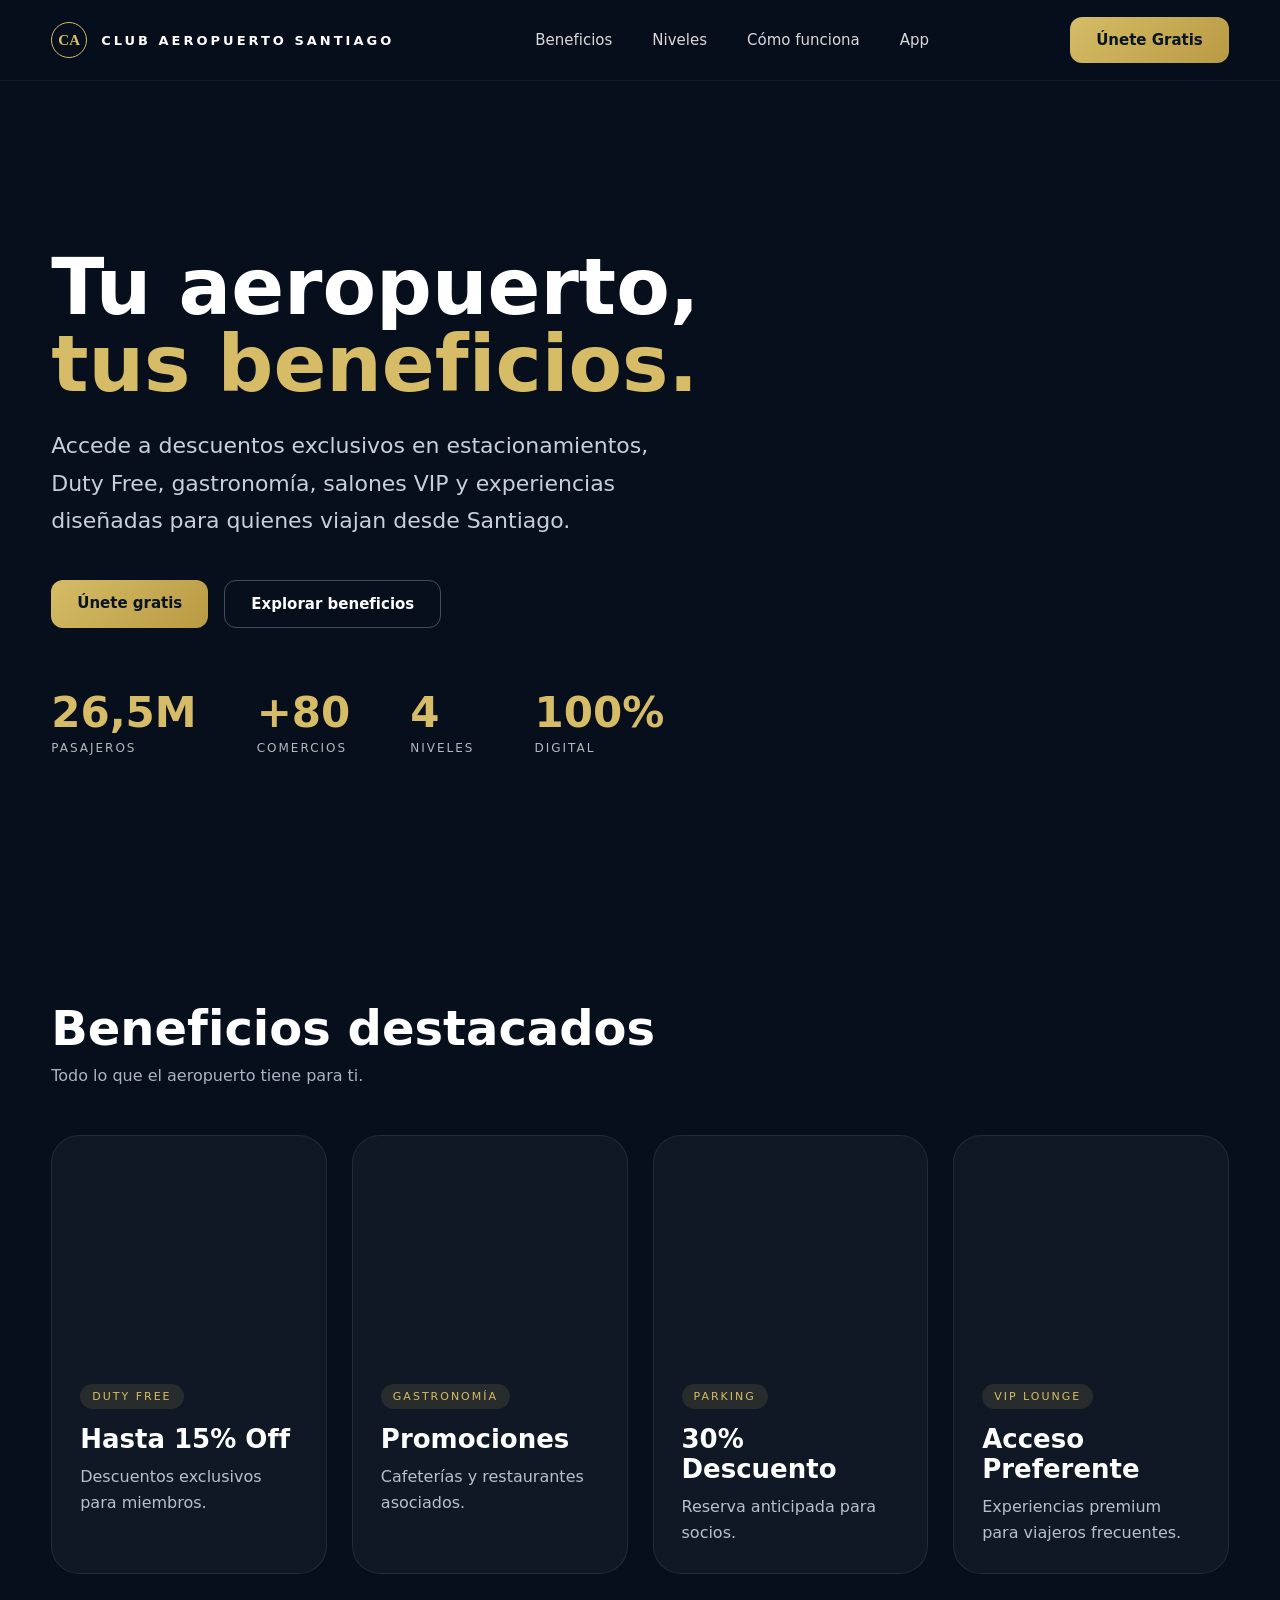
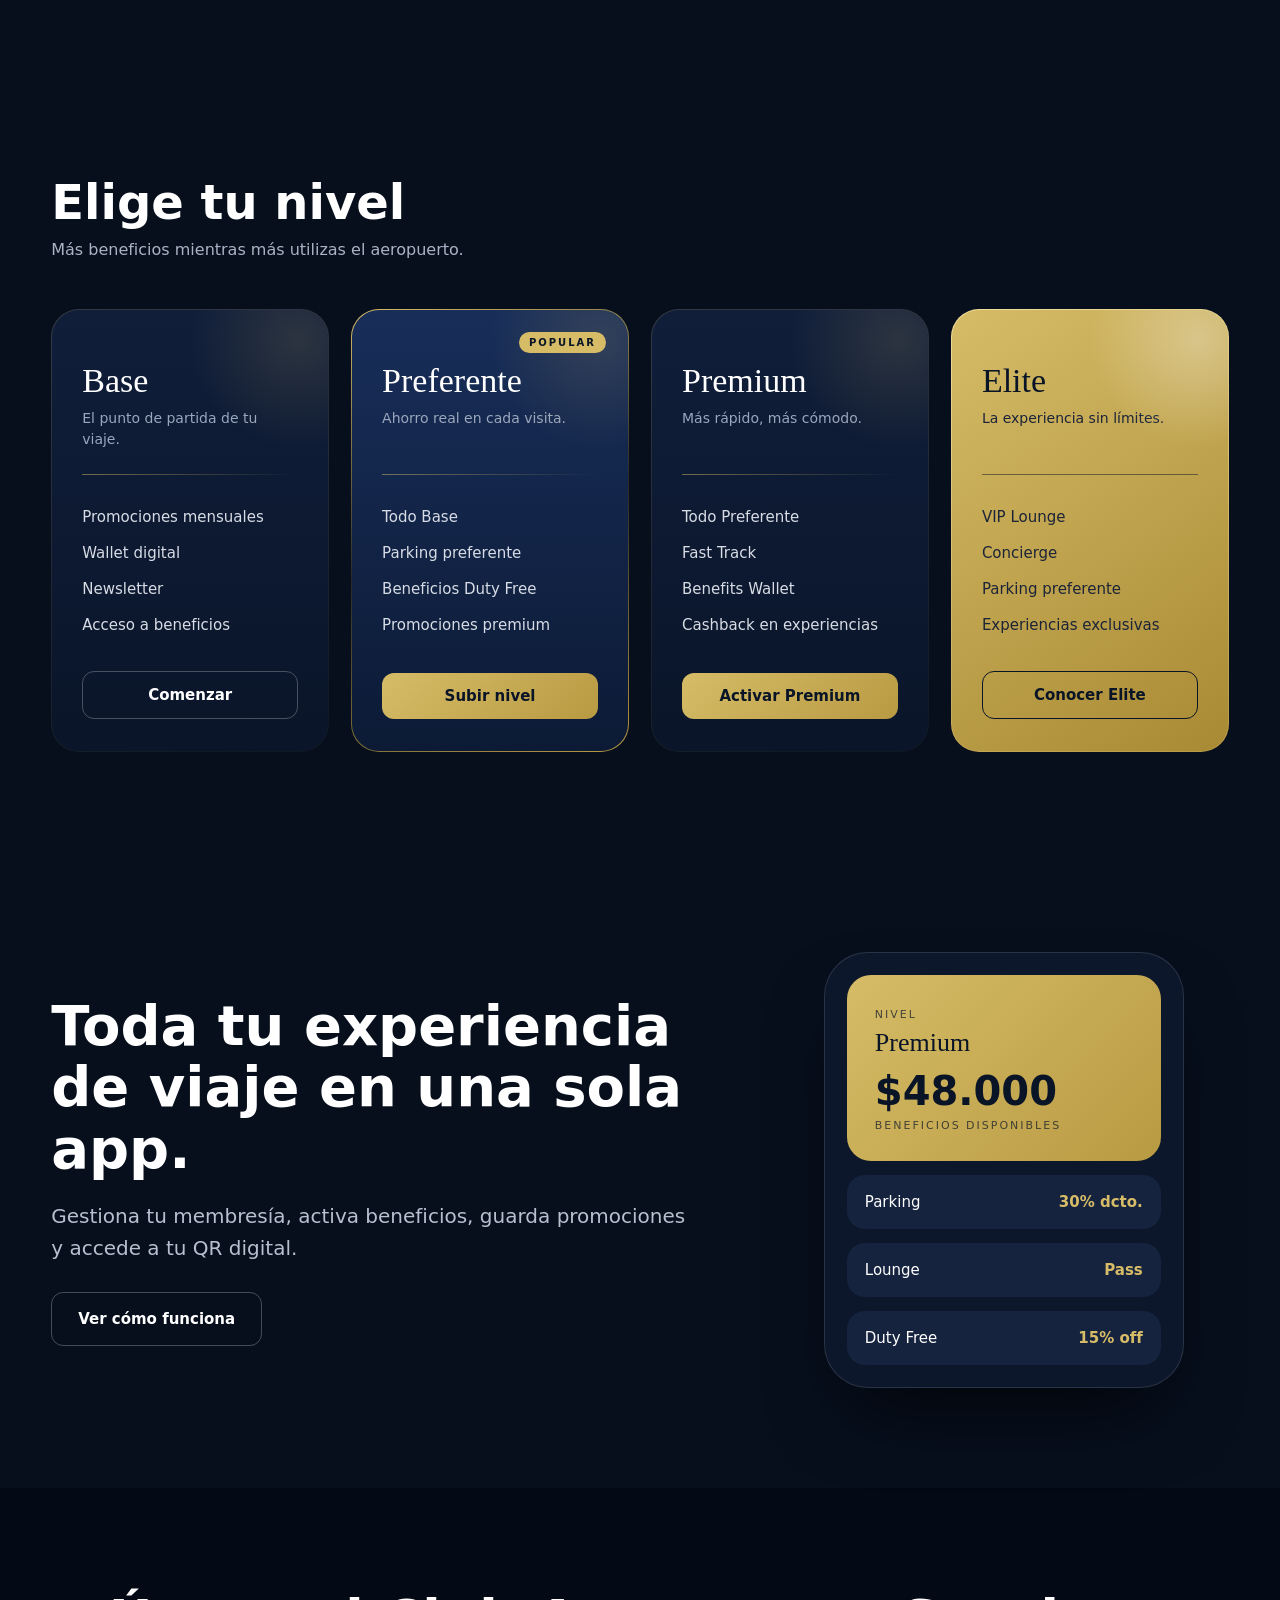
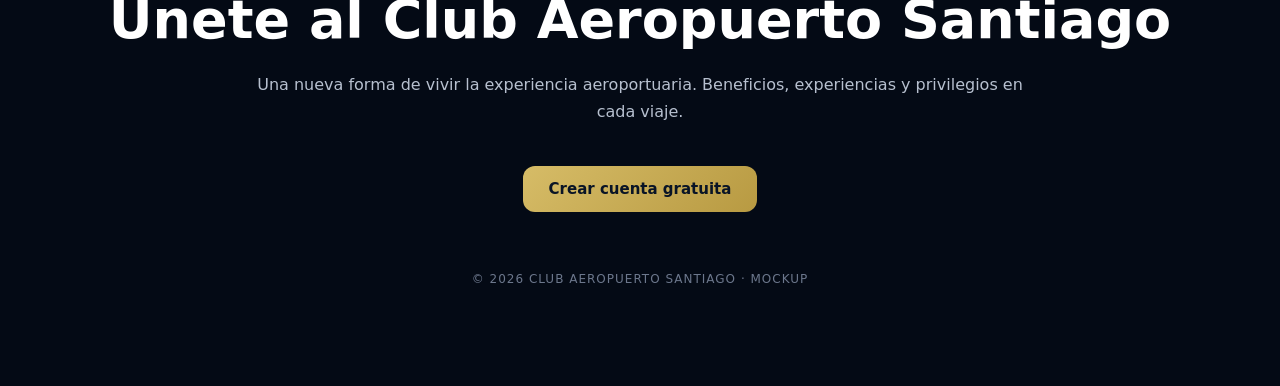
<file: index.html>
<!DOCTYPE html>
<html lang="es">
<head>
<meta charset="UTF-8">
<meta name="viewport" content="width=device-width, initial-scale=1.0">
<title>Club Aeropuerto Santiago</title>
<link rel="stylesheet" href="styles.css">
</head>
<body>

<header>
  <div class="container nav">
    <a class="logo" href="index.html"><span class="logo-mark">CA</span>CLUB AEROPUERTO SANTIAGO</a>
    <nav class="menu" id="menu">
      <a href="beneficios.html">Beneficios</a>
      <a href="#niveles">Niveles</a>
      <a href="como-funciona.html">Cómo funciona</a>
      <a href="#app">App</a>
    </nav>
    <a class="btn btn-primary" href="#unete">Únete Gratis</a>
    <button class="nav-toggle" id="navToggle" aria-label="Menú"><span></span><span></span><span></span></button>
  </div>
</header>

<section class="hero">
  <div class="container">
    <div class="hero-content">
     
      <h1>Tu aeropuerto,<br><span>tus beneficios.</span></h1>
      <p>Accede a descuentos exclusivos en estacionamientos, Duty Free, gastronomía, salones VIP y experiencias diseñadas para quienes viajan desde Santiago.</p>
      <div class="hero-actions">
        <a class="btn btn-primary" href="#unete">Únete gratis</a>
        <a class="btn btn-secondary" href="beneficios.html">Explorar beneficios</a>
      </div>
      <div class="hero-stats">
        <div class="stat"><h3>26,5M</h3><span>PASAJEROS</span></div>
        <div class="stat"><h3>+80</h3><span>COMERCIOS</span></div>
        <div class="stat"><h3>4</h3><span>NIVELES</span></div>
        <div class="stat"><h3>100%</h3><span>DIGITAL</span></div>
      </div>
    </div>
  </div>
</section>

<section class="section" id="beneficios">
  <div class="container">
    <div class="section-title">
      <h2>Beneficios destacados</h2>
      <p class="section-sub">Todo lo que el aeropuerto tiene para ti.</p>
    </div>
    <div class="grid-4">
      <a class="card" href="beneficios.html#duty-free">
        <div class="card-image" style="background-image:url('https://images.unsplash.com/photo-1556740749-887f6717d7e4?q=80&w=1000')"></div>
        <div class="card-body"><span class="tag">DUTY FREE</span><h3>Hasta 15% Off</h3><p>Descuentos exclusivos para miembros.</p></div>
      </a>
      <a class="card" href="beneficios.html#gastronomia">
        <div class="card-image" style="background-image:url('https://images.unsplash.com/photo-1414235077428-338989a2e8c0?q=80&w=1000')"></div>
        <div class="card-body"><span class="tag">GASTRONOMÍA</span><h3>Promociones</h3><p>Cafeterías y restaurantes asociados.</p></div>
      </a>
      <a class="card" href="beneficios.html#parking">
        <div class="card-image" style="background-image:url('https://images.unsplash.com/photo-1506521781263-d8422e82f27a?q=80&w=1000')"></div>
        <div class="card-body"><span class="tag">PARKING</span><h3>30% Descuento</h3><p>Reserva anticipada para socios.</p></div>
      </a>
      <a class="card" href="beneficios.html#vip">
        <div class="card-image" style="background-image:url('https://images.unsplash.com/photo-1540339832862-474599807836?q=80&w=1000')"></div>
        <div class="card-body"><span class="tag">VIP LOUNGE</span><h3>Acceso Preferente</h3><p>Experiencias premium para viajeros frecuentes.</p></div>
      </a>
    </div>
  </div>
</section>

<section class="section" id="niveles">
  <div class="container">
    <div class="section-title">
      <h2>Elige tu nivel</h2>
      <p class="section-sub">Más beneficios mientras más utilizas el aeropuerto.</p>
    </div>
    <div class="tiers">

      <div class="tier"><div class="tier-inner">
       
        <h3>Base</h3>
        <p class="desc">El punto de partida de tu viaje.</p>
        <hr>
        <ul><li>Promociones mensuales</li><li>Wallet digital</li><li>Newsletter</li><li>Acceso a beneficios</li></ul>
        <button class="btn btn-secondary">Comenzar</button>
      </div></div>

      <div class="tier featured"><div class="tier-inner">
        <span class="ribbon">POPULAR</span>
      
        <h3>Preferente</h3>
        <p class="desc">Ahorro real en cada visita.</p>
        <hr>
        <ul><li>Todo Base</li><li>Parking preferente</li><li>Beneficios Duty Free</li><li>Promociones premium</li></ul>
        <button class="btn btn-primary">Subir nivel</button>
      </div></div>

      <div class="tier"><div class="tier-inner">
       
        <h3>Premium</h3>
        <p class="desc">Más rápido, más cómodo.</p>
        <hr>
        <ul><li>Todo Preferente</li><li>Fast Track</li><li>Benefits Wallet</li><li>Cashback en experiencias</li></ul>
        <button class="btn btn-primary">Activar Premium</button>
      </div></div>

      <div class="tier elite"><div class="tier-inner">
     
        <h3>Elite</h3>
        <p class="desc">La experiencia sin límites.</p>
        <hr>
        <ul><li>VIP Lounge</li><li>Concierge</li><li>Parking preferente</li><li>Experiencias exclusivas</li></ul>
        <button class="btn btn-secondary">Conocer Elite</button>
      </div></div>

    </div>
    <div class="tier-dots" id="tierDots" aria-label="Seleccionar nivel"></div>
  </div>
</section>

<section class="section" id="app">
  <div class="container app">
    <div>
      <h2>Toda tu experiencia de viaje en una sola app.</h2>
      <p>Gestiona tu membresía, activa beneficios, guarda promociones y accede a tu QR digital.</p>
      <p style="margin-top:28px"><a class="btn btn-secondary" href="como-funciona.html">Ver cómo funciona</a></p>
    </div>
    <div class="phone">
      <div class="wallet">
        <small>NIVEL</small>
        <h3>Premium</h3>
        <div class="amount">$48.000</div>
        <small>BENEFICIOS DISPONIBLES</small>
      </div>
      <div class="benefit-item"><span>Parking</span><b>30% dcto.</b></div>
      <div class="benefit-item"><span>Lounge</span><b>Pass</b></div>
      <div class="benefit-item"><span>Duty Free</span><b>15% off</b></div>
    </div>
  </div>
</section>

<footer id="unete">
  <div class="container">
    <h2>Únete al Club Aeropuerto Santiago</h2>
    <p>Una nueva forma de vivir la experiencia aeroportuaria. Beneficios, experiencias y privilegios en cada viaje.</p>
    <div class="footer-btn"><button class="btn btn-primary">Crear cuenta gratuita</button></div>
    <div class="copy">© 2026 CLUB AEROPUERTO SANTIAGO · MOCKUP</div>
  </div>
</footer>

<!-- POP UP -->
<aside class="popup" id="popup" role="dialog" aria-labelledby="popupTitle">
  <button class="popup-close" id="popupClose" aria-label="Cerrar">&times;</button>
  <h3 id="popupTitle">Sé recompensado</h3>
  <p>Únete al Club Aeropuerto Santiago y comienza a acumular puntos en casi todo lo que haces en el aeropuerto. Además, recibirás 100 puntos de bienvenida para comenzar tu viaje.</p>
  <a class="btn" href="#unete" id="popupCta"><span>Únete ahora</span><span>&rarr;</span></a>
</aside>

<script>
  // Menú móvil
  const menu = document.getElementById('menu');
  document.getElementById('navToggle').onclick = () => menu.classList.toggle('open');

  // Glow táctil al presionar (también en móviles)
  document.querySelectorAll('.btn').forEach(b => {
    ['pointerdown'].forEach(e => b.addEventListener(e, () => b.classList.add('pressed')));
    ['pointerup','pointerleave','pointercancel'].forEach(e =>
      b.addEventListener(e, () => setTimeout(() => b.classList.remove('pressed'), 250)));
  });

  // Pop up: aparece a los 3 s, se recuerda si se cierra
  const popup = document.getElementById('popup');
  const KEY = 'cas_popup_closed';
  if (!sessionStorage.getItem(KEY)) setTimeout(() => popup.classList.add('show'), 3000);
  const closePopup = () => { popup.classList.remove('show'); sessionStorage.setItem(KEY, '1'); };
  document.getElementById('popupClose').onclick = closePopup;
  document.getElementById('popupCta').onclick = closePopup;

  // Carrusel de niveles (móvil)
  const tiers = document.querySelector('.tiers');
  const tierCards = [...tiers.querySelectorAll('.tier')];
  const dotsBox = document.getElementById('tierDots');
  const mq = window.matchMedia('(max-width:760px)');
  const dots = tierCards.map((card, i) => {
    const d = document.createElement('button');
    d.type = 'button';
    d.setAttribute('aria-label', 'Nivel ' + (i + 1));
    d.onclick = () => {
      const left = card.offsetLeft - (tiers.clientWidth - card.offsetWidth) / 2;
      tiers.scrollTo({ left, behavior: 'smooth' });
    };
    dotsBox.appendChild(d);
    return d;
  });
  function updateTiers() {
    if (!mq.matches) { tierCards.forEach(c => c.classList.remove('active')); dots.forEach(d => d.classList.remove('active')); return; }
    const center = tiers.scrollLeft + tiers.clientWidth / 2;
    let best = 0, dist = Infinity;
    tierCards.forEach((c, i) => {
      const dd = Math.abs(c.offsetLeft + c.offsetWidth / 2 - center);
      if (dd < dist) { dist = dd; best = i; }
    });
    tierCards.forEach((c, i) => c.classList.toggle('active', i === best));
    dots.forEach((d, i) => d.classList.toggle('active', i === best));
  }
  tiers.addEventListener('scroll', () => requestAnimationFrame(updateTiers), { passive: true });
  window.addEventListener('resize', updateTiers);
  updateTiers();
</script>
</body>
</html>
</file>
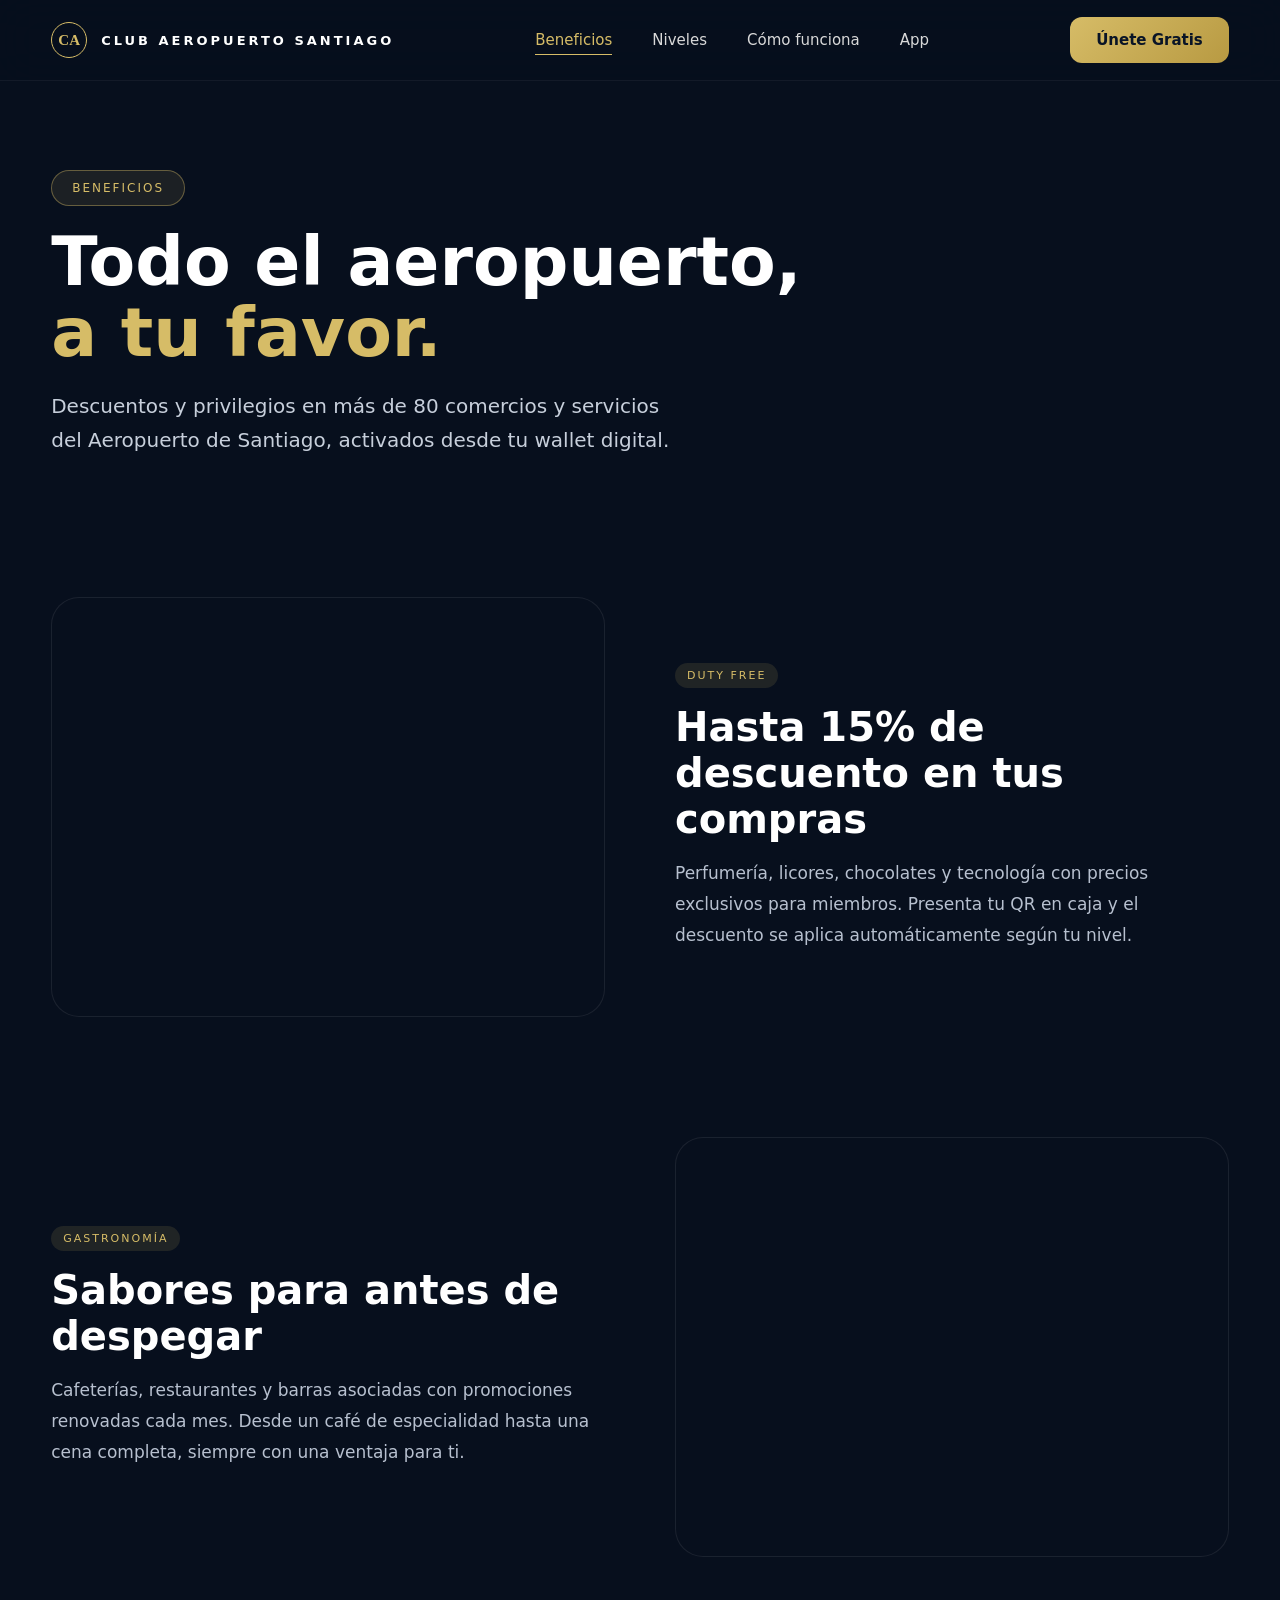
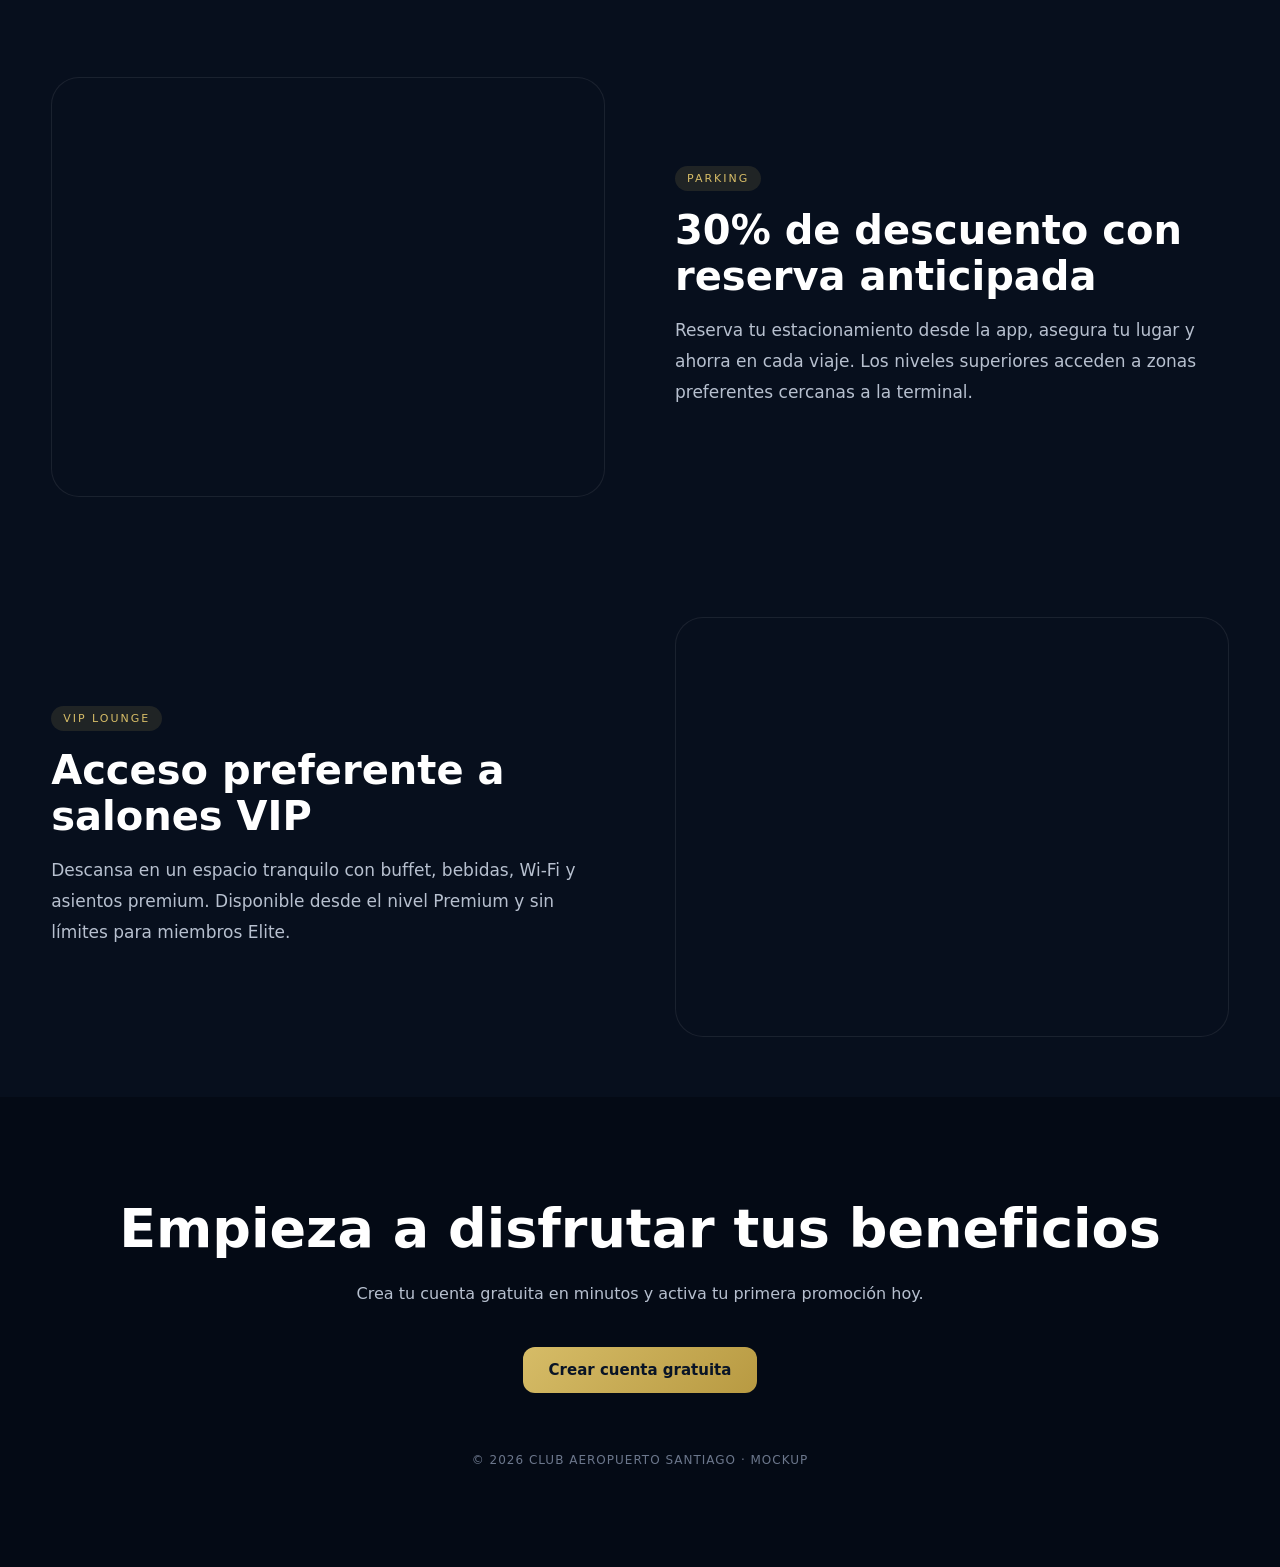
<file: beneficios.html>
<!DOCTYPE html>
<html lang="es">
<head>
<meta charset="UTF-8">
<meta name="viewport" content="width=device-width, initial-scale=1.0">
<title>Beneficios · Club Aeropuerto Santiago</title>
<link rel="stylesheet" href="styles.css">
</head>
<body>
<header>
  <div class="container nav">
    <a class="logo" href="index.html"><span class="logo-mark">CA</span>CLUB AEROPUERTO SANTIAGO</a>
    <nav class="menu" id="menu">
      <a href="beneficios.html" class="active">Beneficios</a>
      <a href="index.html#niveles">Niveles</a>
      <a href="como-funciona.html">Cómo funciona</a>
      <a href="index.html#app">App</a>
    </nav>
    <a class="btn btn-primary" href="index.html#unete">Únete Gratis</a>
    <button class="nav-toggle" id="navToggle" aria-label="Menú"><span></span><span></span><span></span></button>
  </div>
</header>

<section class="page-hero" style="--img:url('https://images.unsplash.com/photo-1436491865332-7a61a109cc05?q=80&w=1800')">
  <div class="container">
    <span class="eyebrow">Beneficios</span>
    <h1>Todo el aeropuerto, <span class="gold">a tu favor.</span></h1>
    <p>Descuentos y privilegios en más de 80 comercios y servicios del Aeropuerto de Santiago, activados desde tu wallet digital.</p>
  </div>
</section>

<div class="container">
  <div class="feature" id="duty-free">
    <div class="feature-img" style="background-image:url('https://images.unsplash.com/photo-1556740749-887f6717d7e4?q=80&w=1400')"></div>
    <div>
      <span class="tag">DUTY FREE</span>
      <h2>Hasta 15% de descuento en tus compras</h2>
      <p>Perfumería, licores, chocolates y tecnología con precios exclusivos para miembros. Presenta tu QR en caja y el descuento se aplica automáticamente según tu nivel.</p>
    </div>
  </div>

  <div class="feature reverse" id="gastronomia">
    <div class="feature-img" style="background-image:url('https://images.unsplash.com/photo-1414235077428-338989a2e8c0?q=80&w=1400')"></div>
    <div>
      <span class="tag">GASTRONOMÍA</span>
      <h2>Sabores para antes de despegar</h2>
      <p>Cafeterías, restaurantes y barras asociadas con promociones renovadas cada mes. Desde un café de especialidad hasta una cena completa, siempre con una ventaja para ti.</p>
    </div>
  </div>

  <div class="feature" id="parking">
    <div class="feature-img" style="background-image:url('https://images.unsplash.com/photo-1506521781263-d8422e82f27a?q=80&w=1400')"></div>
    <div>
      <span class="tag">PARKING</span>
      <h2>30% de descuento con reserva anticipada</h2>
      <p>Reserva tu estacionamiento desde la app, asegura tu lugar y ahorra en cada viaje. Los niveles superiores acceden a zonas preferentes cercanas a la terminal.</p>
    </div>
  </div>

  <div class="feature reverse" id="vip">
    <div class="feature-img" style="background-image:url('https://images.unsplash.com/photo-1540339832862-474599807836?q=80&w=1400')"></div>
    <div>
      <span class="tag">VIP LOUNGE</span>
      <h2>Acceso preferente a salones VIP</h2>
      <p>Descansa en un espacio tranquilo con buffet, bebidas, Wi-Fi y asientos premium. Disponible desde el nivel Premium y sin límites para miembros Elite.</p>
    </div>
  </div>
</div>

<footer>
  <div class="container">
    <h2>Empieza a disfrutar tus beneficios</h2>
    <p>Crea tu cuenta gratuita en minutos y activa tu primera promoción hoy.</p>
    <div class="footer-btn"><a class="btn btn-primary" href="index.html#unete">Crear cuenta gratuita</a></div>
    <div class="copy">© 2026 CLUB AEROPUERTO SANTIAGO · MOCKUP</div>
  </div>
</footer>

<script>
  const menu=document.getElementById('menu');
  document.getElementById('navToggle').onclick=()=>menu.classList.toggle('open');
  document.querySelectorAll('.btn').forEach(b=>{
    b.addEventListener('pointerdown',()=>b.classList.add('pressed'));
    ['pointerup','pointerleave','pointercancel'].forEach(e=>b.addEventListener(e,()=>setTimeout(()=>b.classList.remove('pressed'),250)));
  });
</script>
</body>
</html>
</file>
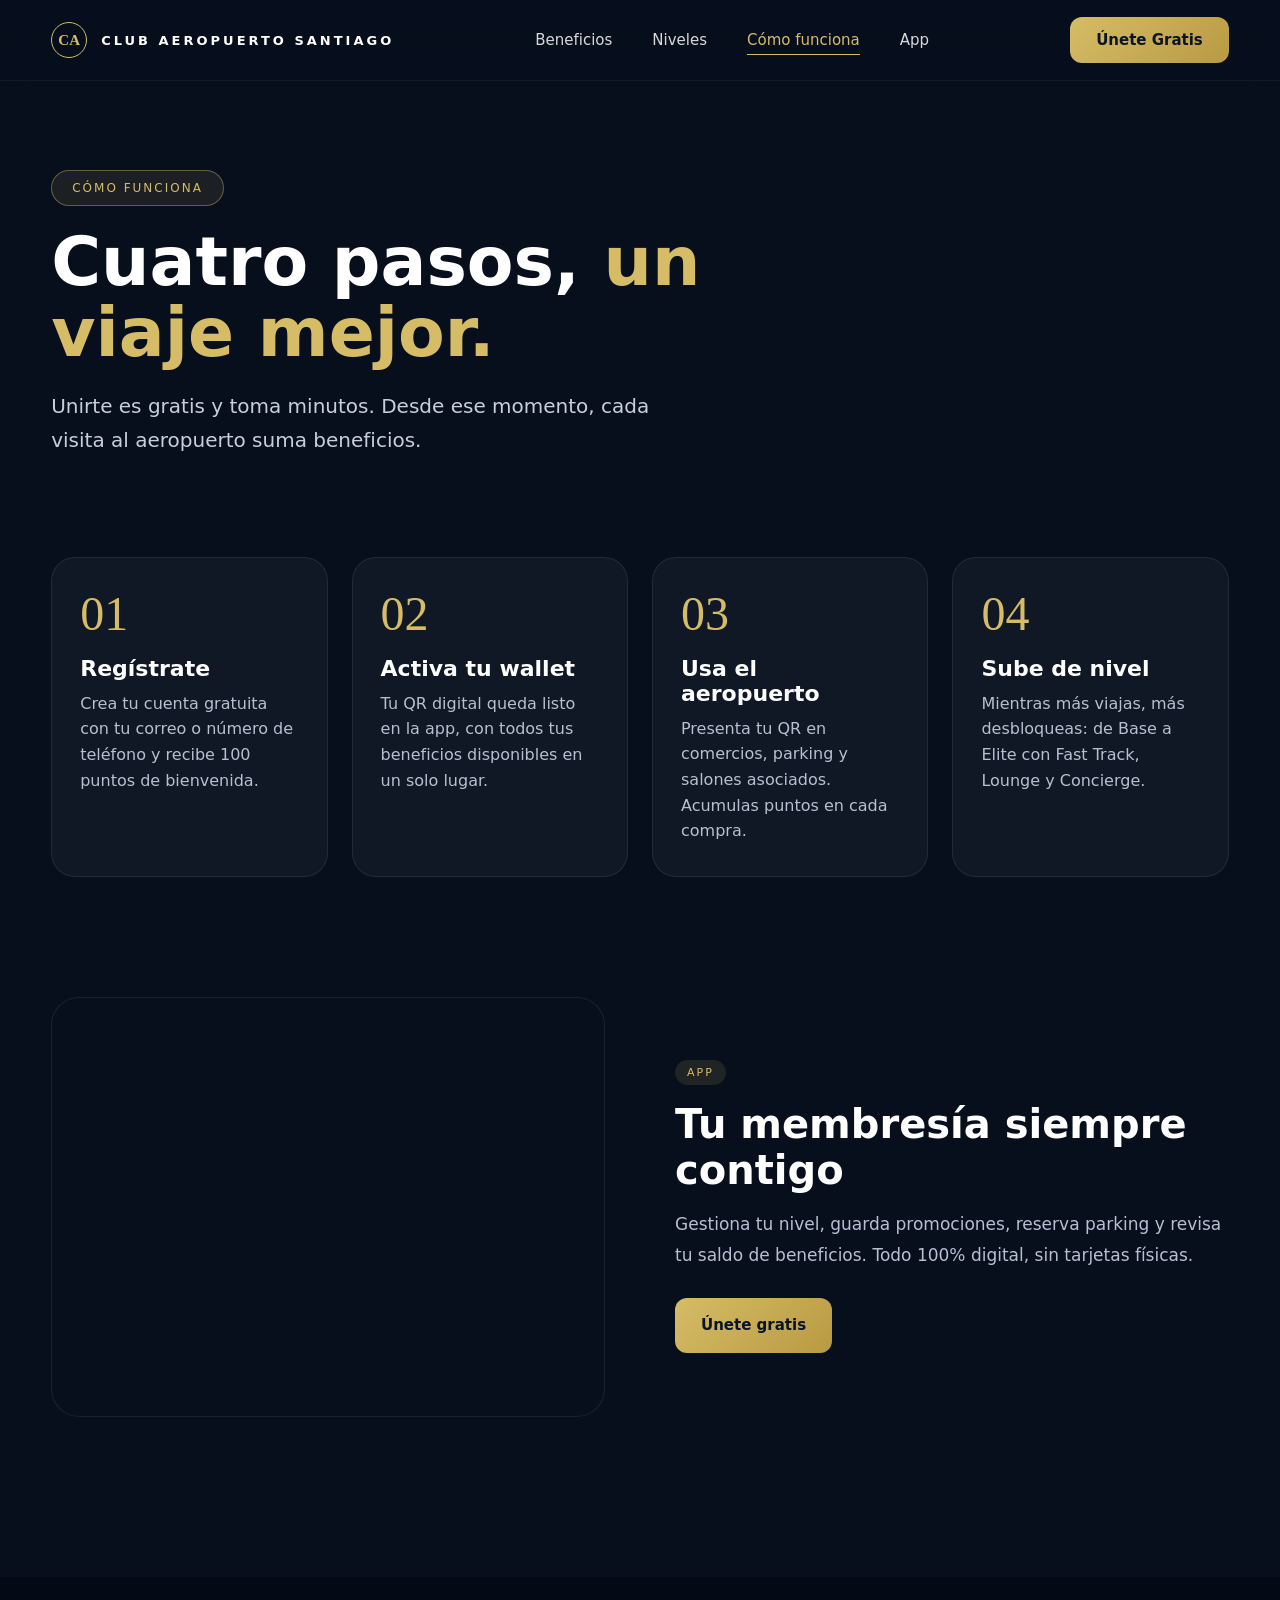
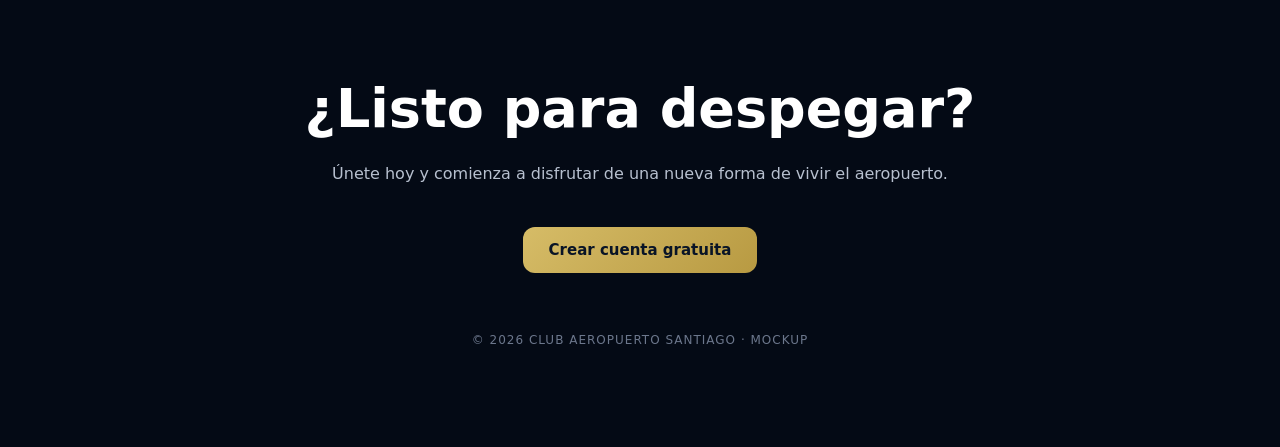
<file: como-funciona.html>
<!DOCTYPE html>
<html lang="es">
<head>
<meta charset="UTF-8">
<meta name="viewport" content="width=device-width, initial-scale=1.0">
<title>Cómo funciona · Club Aeropuerto Santiago</title>
<link rel="stylesheet" href="styles.css">
</head>
<body>
<header>
  <div class="container nav">
    <a class="logo" href="index.html"><span class="logo-mark">CA</span>CLUB AEROPUERTO SANTIAGO</a>
    <nav class="menu" id="menu">
      <a href="beneficios.html">Beneficios</a>
      <a href="index.html#niveles">Niveles</a>
      <a href="como-funciona.html" class="active">Cómo funciona</a>
      <a href="index.html#app">App</a>
    </nav>
    <a class="btn btn-primary" href="index.html#unete">Únete Gratis</a>
    <button class="nav-toggle" id="navToggle" aria-label="Menú"><span></span><span></span><span></span></button>
  </div>
</header>

<section class="page-hero" style="--img:url('https://images.unsplash.com/photo-1529074963764-98f45c47344b?q=80&w=1800')">
  <div class="container">
    <span class="eyebrow">Cómo funciona</span>
    <h1>Cuatro pasos, <span class="gold">un viaje mejor.</span></h1>
    <p>Unirte es gratis y toma minutos. Desde ese momento, cada visita al aeropuerto suma beneficios.</p>
  </div>
</section>

<section class="section" style="padding-top:20px">
  <div class="container">
    <div class="steps">
      <div class="step"><div class="n">01</div><h3>Regístrate</h3><p>Crea tu cuenta gratuita con tu correo o número de teléfono y recibe 100 puntos de bienvenida.</p></div>
      <div class="step"><div class="n">02</div><h3>Activa tu wallet</h3><p>Tu QR digital queda listo en la app, con todos tus beneficios disponibles en un solo lugar.</p></div>
      <div class="step"><div class="n">03</div><h3>Usa el aeropuerto</h3><p>Presenta tu QR en comercios, parking y salones asociados. Acumulas puntos en cada compra.</p></div>
      <div class="step"><div class="n">04</div><h3>Sube de nivel</h3><p>Mientras más viajas, más desbloqueas: de Base a Elite con Fast Track, Lounge y Concierge.</p></div>
    </div>

    <div class="feature" style="margin-top:60px">
      <div class="feature-img" style="background-image:url('https://images.unsplash.com/photo-1512941937669-90a1b58e7e9c?q=80&w=1400')"></div>
      <div>
        <span class="tag">APP</span>
        <h2>Tu membresía siempre contigo</h2>
        <p>Gestiona tu nivel, guarda promociones, reserva parking y revisa tu saldo de beneficios. Todo 100% digital, sin tarjetas físicas.</p>
        <p style="margin-top:28px"><a class="btn btn-primary" href="index.html#unete">Únete gratis</a></p>
      </div>
    </div>
  </div>
</section>

<footer>
  <div class="container">
    <h2>¿Listo para despegar?</h2>
    <p>Únete hoy y comienza a disfrutar de una nueva forma de vivir el aeropuerto.</p>
    <div class="footer-btn"><a class="btn btn-primary" href="index.html#unete">Crear cuenta gratuita</a></div>
    <div class="copy">© 2026 CLUB AEROPUERTO SANTIAGO · MOCKUP</div>
  </div>
</footer>

<script>
  const menu=document.getElementById('menu');
  document.getElementById('navToggle').onclick=()=>menu.classList.toggle('open');
  document.querySelectorAll('.btn').forEach(b=>{
    b.addEventListener('pointerdown',()=>b.classList.add('pressed'));
    ['pointerup','pointerleave','pointercancel'].forEach(e=>b.addEventListener(e,()=>setTimeout(()=>b.classList.remove('pressed'),250)));
  });
</script>
</body>
</html>
</file>
<file: styles.css>
:root{
  --bg:#070F1D; --navy:#091426; --navy2:#12274A;
  --gold:#D6BC67; --gold2:#B89A42; --text:#C7CFDB;
  --border:rgba(255,255,255,.08);
}
*{margin:0;padding:0;box-sizing:border-box}
html{scroll-behavior:smooth}
body{font-family:'Segoe UI',system-ui,sans-serif;background:var(--bg);color:#fff;-webkit-font-smoothing:antialiased}
a{color:inherit}
.container{width:min(1400px,92%);margin:auto}

/* NAV */
header{position:fixed;top:0;left:0;width:100%;z-index:100;backdrop-filter:blur(20px);background:rgba(7,15,29,.85);border-bottom:1px solid rgba(255,255,255,.05)}
.nav{height:80px;display:flex;align-items:center;justify-content:space-between;gap:20px}
.logo{display:flex;align-items:center;gap:14px;font-weight:700;letter-spacing:3px;font-size:13px;text-decoration:none}
.logo-mark{width:36px;height:36px;border-radius:50%;border:1px solid var(--gold);display:grid;place-items:center;color:var(--gold);font-family:Georgia,serif;font-size:15px;letter-spacing:0}
.menu{display:flex;gap:40px}
.menu a{color:#d9d9d9;text-decoration:none;font-size:15px;position:relative;padding:6px 0;transition:color .25s}
.menu a::after{content:'';position:absolute;left:0;bottom:0;width:0;height:1px;background:var(--gold);transition:width .3s}
.menu a:hover,.menu a.active{color:var(--gold)}
.menu a:hover::after,.menu a.active::after{width:100%}
.nav-toggle{display:none;background:none;border:1px solid var(--border);border-radius:10px;width:44px;height:44px;cursor:pointer;flex-direction:column;justify-content:center;align-items:center;gap:5px}
.nav-toggle span{width:18px;height:1.5px;background:#fff;display:block}

/* BUTTONS */
.btn{padding:14px 26px;border-radius:12px;border:none;cursor:pointer;font-weight:700;font-size:15px;font-family:inherit;text-decoration:none;display:inline-block;text-align:center;transition:transform .2s,box-shadow .25s,background .25s}
.btn-primary{background:linear-gradient(135deg,var(--gold),var(--gold2));color:var(--navy)}
.btn-secondary{background:transparent;border:1px solid rgba(255,255,255,.25);color:#fff}
.btn:hover{transform:translateY(-2px)}
/* glow al presionar */
.btn:active,.btn.pressed{transform:scale(.97);box-shadow:0 0 0 3px rgba(214,188,103,.25),0 0 24px 6px rgba(214,188,103,.55)}
.btn-secondary:active,.btn-secondary.pressed{border-color:var(--gold);box-shadow:0 0 0 3px rgba(214,188,103,.2),0 0 22px 4px rgba(214,188,103,.4)}
.btn:focus-visible{outline:none;box-shadow:0 0 0 3px rgba(214,188,103,.45)}

/* HERO */
.hero{min-height:100vh;position:relative;display:flex;align-items:center;overflow:hidden;padding-top:80px}
.hero::before{content:'';position:absolute;inset:0;background:linear-gradient(90deg,rgba(7,15,29,.95) 0%,rgba(7,15,29,.75) 40%,rgba(7,15,29,.5) 100%),url("https://images.unsplash.com/photo-1436491865332-7a61a109cc05?q=80&w=1800") center/cover}
.hero-content{position:relative;z-index:2;max-width:750px}
.hero-badge,.eyebrow{display:inline-block;padding:10px 20px;border-radius:999px;border:1px solid rgba(214,188,103,.4);background:rgba(214,188,103,.1);color:var(--gold);font-size:12px;letter-spacing:2px;text-transform:uppercase}
.hero h1{margin-top:25px;font-size:clamp(40px,7vw,78px);line-height:.98;font-weight:700}
.hero h1 span,.gold{color:var(--gold)}
.hero p{max-width:600px;margin-top:25px;color:var(--text);font-size:clamp(17px,2vw,22px);line-height:1.7}
.hero-actions{margin-top:40px;display:flex;gap:16px;flex-wrap:wrap}
.hero-stats{margin-top:60px;display:flex;gap:60px;flex-wrap:wrap}
.stat h3{color:var(--gold);font-size:42px;font-weight:600}
.stat span{font-size:12px;letter-spacing:2px;opacity:.7}

/* SECTIONS */
.section{padding:100px 0}
.section-title{margin-bottom:50px}
.section-title h2{font-size:clamp(32px,5vw,48px);font-weight:600}
.section-sub{color:#AAB3C4;margin-top:10px}
.grid-4{display:grid;gap:25px;grid-template-columns:repeat(4,1fr)}
.card{background:rgba(255,255,255,.04);border:1px solid var(--border);border-radius:28px;overflow:hidden;transition:transform .35s,border-color .35s;text-decoration:none;display:block}
.card:hover{transform:translateY(-6px);border-color:rgba(214,188,103,.4)}
.card-image{height:220px;background-size:cover;background-position:center}
.card-body{padding:28px}
.tag{display:inline-block;font-size:11px;letter-spacing:2px;background:rgba(214,188,103,.12);color:var(--gold);padding:6px 12px;border-radius:999px}
.card h3{margin-top:15px;font-size:26px;font-weight:600}
.card p{margin-top:10px;color:#B7C0CF;line-height:1.6}

/* TIERS PREMIUM */
.tiers{display:grid;grid-template-columns:repeat(4,1fr);gap:22px;align-items:stretch}
.tier{position:relative;border-radius:28px;padding:1px;background:linear-gradient(160deg,rgba(255,255,255,.18),rgba(255,255,255,.03));transition:transform .4s,box-shadow .4s}
.tier:hover{transform:translateY(-8px);box-shadow:0 30px 60px -20px rgba(0,0,0,.7),0 0 40px -10px rgba(214,188,103,.35)}
.tier-inner{height:100%;border-radius:27px;padding:38px 30px 32px;display:flex;flex-direction:column;background:linear-gradient(180deg,#101e3a 0%,#0a1529 100%);position:relative;overflow:hidden}
.tier-inner::before{content:'';position:absolute;top:-80px;right:-80px;width:220px;height:220px;border-radius:50%;background:radial-gradient(circle,rgba(214,188,103,.14),transparent 70%)}
.tier-num{font-family:Georgia,serif;font-size:13px;letter-spacing:3px;color:var(--gold);opacity:.8}
.tier h3{font-family:Georgia,'Times New Roman',serif;font-weight:400;font-size:34px;margin-top:14px}
.tier .desc{color:#9AA6BC;font-size:14px;margin-top:8px;min-height:42px;line-height:1.5}
.tier hr{border:none;height:1px;background:linear-gradient(90deg,var(--gold),transparent);opacity:.5;margin:24px 0}
.tier ul{list-style:none;flex:1}
.tier li{padding:9px 0;color:#D7DCE5;font-size:15px}
.tier .btn{width:100%;margin-top:28px}
.tier.featured{background:linear-gradient(160deg,var(--gold),rgba(214,188,103,.15) 50%,var(--gold2))}
.tier.featured .tier-inner{background:linear-gradient(180deg,#182E59,#0c1a35)}
.tier .ribbon{position:absolute;top:22px;right:22px;font-size:10px;letter-spacing:2px;color:var(--navy);background:var(--gold);padding:5px 10px;border-radius:999px;font-weight:700}
.tier.elite{background:linear-gradient(160deg,#F1DE9C,var(--gold2))}
.tier.elite .tier-inner{background:linear-gradient(145deg,#D6BC67,#A98A34);color:var(--navy)}
.tier.elite .tier-inner::before{background:radial-gradient(circle,rgba(255,255,255,.3),transparent 70%)}
.tier.elite .tier-num{color:var(--navy)}
.tier.elite .desc,.tier.elite li{color:#1b2438}
.tier.elite hr{background:var(--navy)}
.tier.elite .btn-secondary{border-color:var(--navy);color:var(--navy)}

/* APP */
.app{display:grid;grid-template-columns:1fr 450px;gap:80px;align-items:center}
.app h2{font-size:clamp(32px,5vw,56px);font-weight:600;line-height:1.1}
.app p{margin-top:20px;color:#B7C0CF;font-size:20px;line-height:1.6}
.phone{width:min(360px,100%);margin:auto;border-radius:44px;background:#0d172b;padding:22px;border:1px solid rgba(255,255,255,.12);box-shadow:0 40px 80px -30px rgba(0,0,0,.8)}
.wallet{background:linear-gradient(135deg,#D6BC67,#B89A42);color:var(--navy);border-radius:24px;padding:28px}
.wallet small{letter-spacing:2px;font-size:11px;opacity:.7}
.wallet h3{font-family:Georgia,serif;font-weight:400;font-size:26px;margin-top:6px}
.wallet .amount{font-size:40px;font-weight:700;margin-top:10px}
.benefit-item{margin-top:14px;padding:18px;border-radius:18px;background:#16233F;display:flex;justify-content:space-between;font-size:15px}
.benefit-item b{color:var(--gold)}

/* FOOTER */
footer{padding:100px 0;background:#040A15;text-align:center}
footer h2{font-size:clamp(30px,5vw,54px);font-weight:600}
footer p{max-width:800px;margin:20px auto 0;color:#B7C0CF;line-height:1.7}
.footer-btn{margin-top:40px}
.copy{margin-top:60px;font-size:12px;color:#6c778c;letter-spacing:1px}

/* SUBPAGES */
.page-hero{padding:170px 0 80px;position:relative;overflow:hidden}
.page-hero::before{content:'';position:absolute;inset:0;background:linear-gradient(180deg,rgba(7,15,29,.7),var(--bg)),var(--img) center/cover}
.page-hero .container{position:relative}
.page-hero h1{font-size:clamp(38px,6vw,68px);margin-top:20px;font-weight:600;max-width:800px;line-height:1.05}
.page-hero p{max-width:640px;margin-top:20px;color:var(--text);font-size:20px;line-height:1.7}
.feature{display:grid;grid-template-columns:1fr 1fr;gap:70px;align-items:center;padding:60px 0}
.feature.reverse .feature-img{order:2}
.feature-img{height:420px;border-radius:28px;background-size:cover;background-position:center;border:1px solid var(--border)}
.feature h2{font-size:clamp(28px,4vw,40px);font-weight:600;margin-top:16px}
.feature p{margin-top:16px;color:#B7C0CF;line-height:1.8;font-size:17px}
.steps{display:grid;grid-template-columns:repeat(4,1fr);gap:24px}
.step{padding:32px 28px;border-radius:24px;border:1px solid var(--border);background:rgba(255,255,255,.04)}
.step .n{font-family:Georgia,serif;font-size:48px;color:var(--gold);line-height:1}
.step h3{margin-top:18px;font-size:22px;font-weight:600}
.step p{margin-top:10px;color:#B7C0CF;line-height:1.6}

/* POPUP */
.popup{position:fixed;right:24px;bottom:24px;z-index:200;width:min(420px,calc(100% - 32px));padding:34px 32px 32px;color:#fff;background:linear-gradient(135deg,#1c3a6e 0%,#12274A 55%,#091426 100%);border:1px solid rgba(214,188,103,.35);box-shadow:0 30px 70px -10px rgba(0,0,0,.7),0 0 50px -15px rgba(214,188,103,.4);opacity:0;transform:translateY(30px);pointer-events:none;transition:opacity .5s,transform .5s}
.popup.show{opacity:1;transform:none;pointer-events:auto}
.popup h3{font-size:34px;font-weight:400;font-family:Georgia,serif}
.popup p{margin-top:16px;line-height:1.7;color:#D7DCE5;font-size:16px}
.popup .btn{margin-top:24px;display:flex;justify-content:space-between;align-items:center;width:100%;border-radius:0;background:transparent;border:1px solid rgba(255,255,255,.7);color:#fff;font-weight:500}
.popup .btn:hover{background:rgba(214,188,103,.12);border-color:var(--gold)}
.popup-close{position:absolute;top:0;right:0;width:46px;height:46px;border:none;cursor:pointer;background:var(--gold);color:var(--navy);font-size:26px;line-height:1;transition:box-shadow .25s}
.popup-close:active{box-shadow:0 0 20px 6px rgba(214,188,103,.7)}

/* RESPONSIVE */
.tier-dots{display:none}
@media(max-width:1100px){
  .grid-4,.tiers,.steps{grid-template-columns:1fr 1fr}
  .app,.feature{grid-template-columns:1fr;gap:40px}
  .feature.reverse .feature-img{order:0}
}
@media(max-width:760px){
   .tier-inner{padding:28px 22px 24px}
  .nav-toggle{display:flex}
  .menu{position:absolute;top:80px;left:0;right:0;flex-direction:column;gap:0;background:rgba(7,15,29,.97);padding:10px 4%;border-bottom:1px solid var(--border);display:none}
  .menu.open{display:flex}
  .menu a{padding:16px 0;border-bottom:1px solid rgba(255,255,255,.05)}
  .nav>.btn{display:none}
  .logo{font-size:11px;letter-spacing:2px}
  .grid-4,.steps{grid-template-columns:1fr}
  .tiers{position:relative;display:flex;grid-template-columns:none;gap:14px;overflow-x:auto;scroll-snap-type:x mandatory;-webkit-overflow-scrolling:touch;scrollbar-width:none;padding:12px 15vw 24px;margin:0 -4%;overscroll-behavior-x:contain}
  .tiers::-webkit-scrollbar{display:none}
  .tier{flex:0 0 70vw;width:70vw;scroll-snap-align:center;opacity:.6;transform:scale(.95);transition:opacity .3s,transform .3s}
  .tier.active{opacity:1;transform:none}
  .tier:hover{transform:none}
  .tier-dots{display:flex;justify-content:center;gap:10px;margin-top:4px}
  .tier-dots button{width:10px;height:10px;padding:0;border-radius:50%;border:none;background:rgba(255,255,255,.25);cursor:pointer;transition:background .25s,width .25s}
  .tier-dots button.active{background:var(--gold);width:26px;border-radius:999px}
  .section{padding:70px 0}
  .hero-stats{gap:30px 40px}
  .stat h3{font-size:34px}
  .hero-actions .btn{flex:1 1 100%}
  .feature-img{height:260px}
  .popup{right:16px;left:16px;bottom:16px;width:auto;padding:28px 22px 24px}
  .popup h3{font-size:28px}
}
</file>
